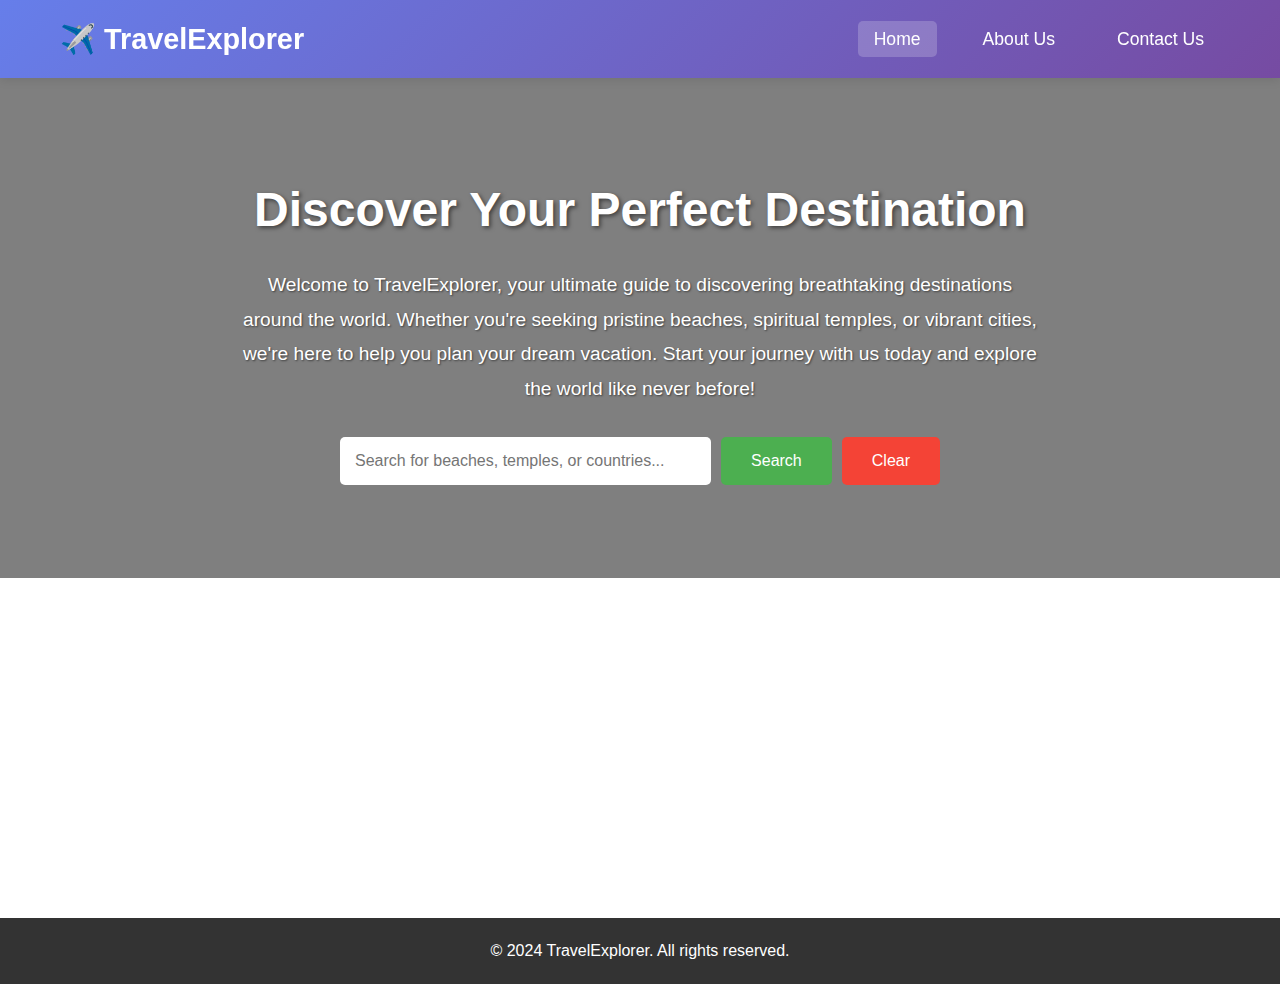
<file: index.html>
<!DOCTYPE html>
<html lang="en">
<head>
    <meta charset="UTF-8">
    <meta name="viewport" content="width=device-width, initial-scale=1.0">
    <title>Travel Recommendations - Home</title>
    <link rel="stylesheet" href="styles.css">
</head>
<body>
    <!-- Navigation Bar -->
    <nav class="navbar">
        <div class="nav-container">
            <div class="logo">
                <h2>✈️ TravelExplorer</h2>
            </div>
            <ul class="nav-menu">
                <li><a href="index.html" class="active">Home</a></li>
                <li><a href="about.html">About Us</a></li>
                <li><a href="contact.html">Contact Us</a></li>
            </ul>
        </div>
    </nav>

    <!-- Hero Section with Introduction -->
    <section class="hero">
        <div class="hero-content">
            <h1>Discover Your Perfect Destination</h1>
            <p class="intro-text">Welcome to TravelExplorer, your ultimate guide to discovering breathtaking destinations around the world. Whether you're seeking pristine beaches, spiritual temples, or vibrant cities, we're here to help you plan your dream vacation. Start your journey with us today and explore the world like never before!</p>
            
            <!-- Search Bar -->
            <div class="search-container">
                <input type="text" id="searchInput" placeholder="Search for beaches, temples, or countries...">
                <button onclick="searchDestinations()" class="btn-search">Search</button>
                <button onclick="clearResults()" class="btn-clear">Clear</button>
            </div>
        </div>
    </section>

    <!-- Search Results Section -->
    <section class="results-section" id="resultsSection">
        <div class="container">
            <h2 id="resultsTitle"></h2>
            <div id="recommendationsContainer" class="recommendations-grid"></div>
        </div>
    </section>

    <!-- Footer -->
    <footer>
        <p>&copy; 2024 TravelExplorer. All rights reserved.</p>
    </footer>

    <script src="script.js"></script>
</body>
</html>
</file>
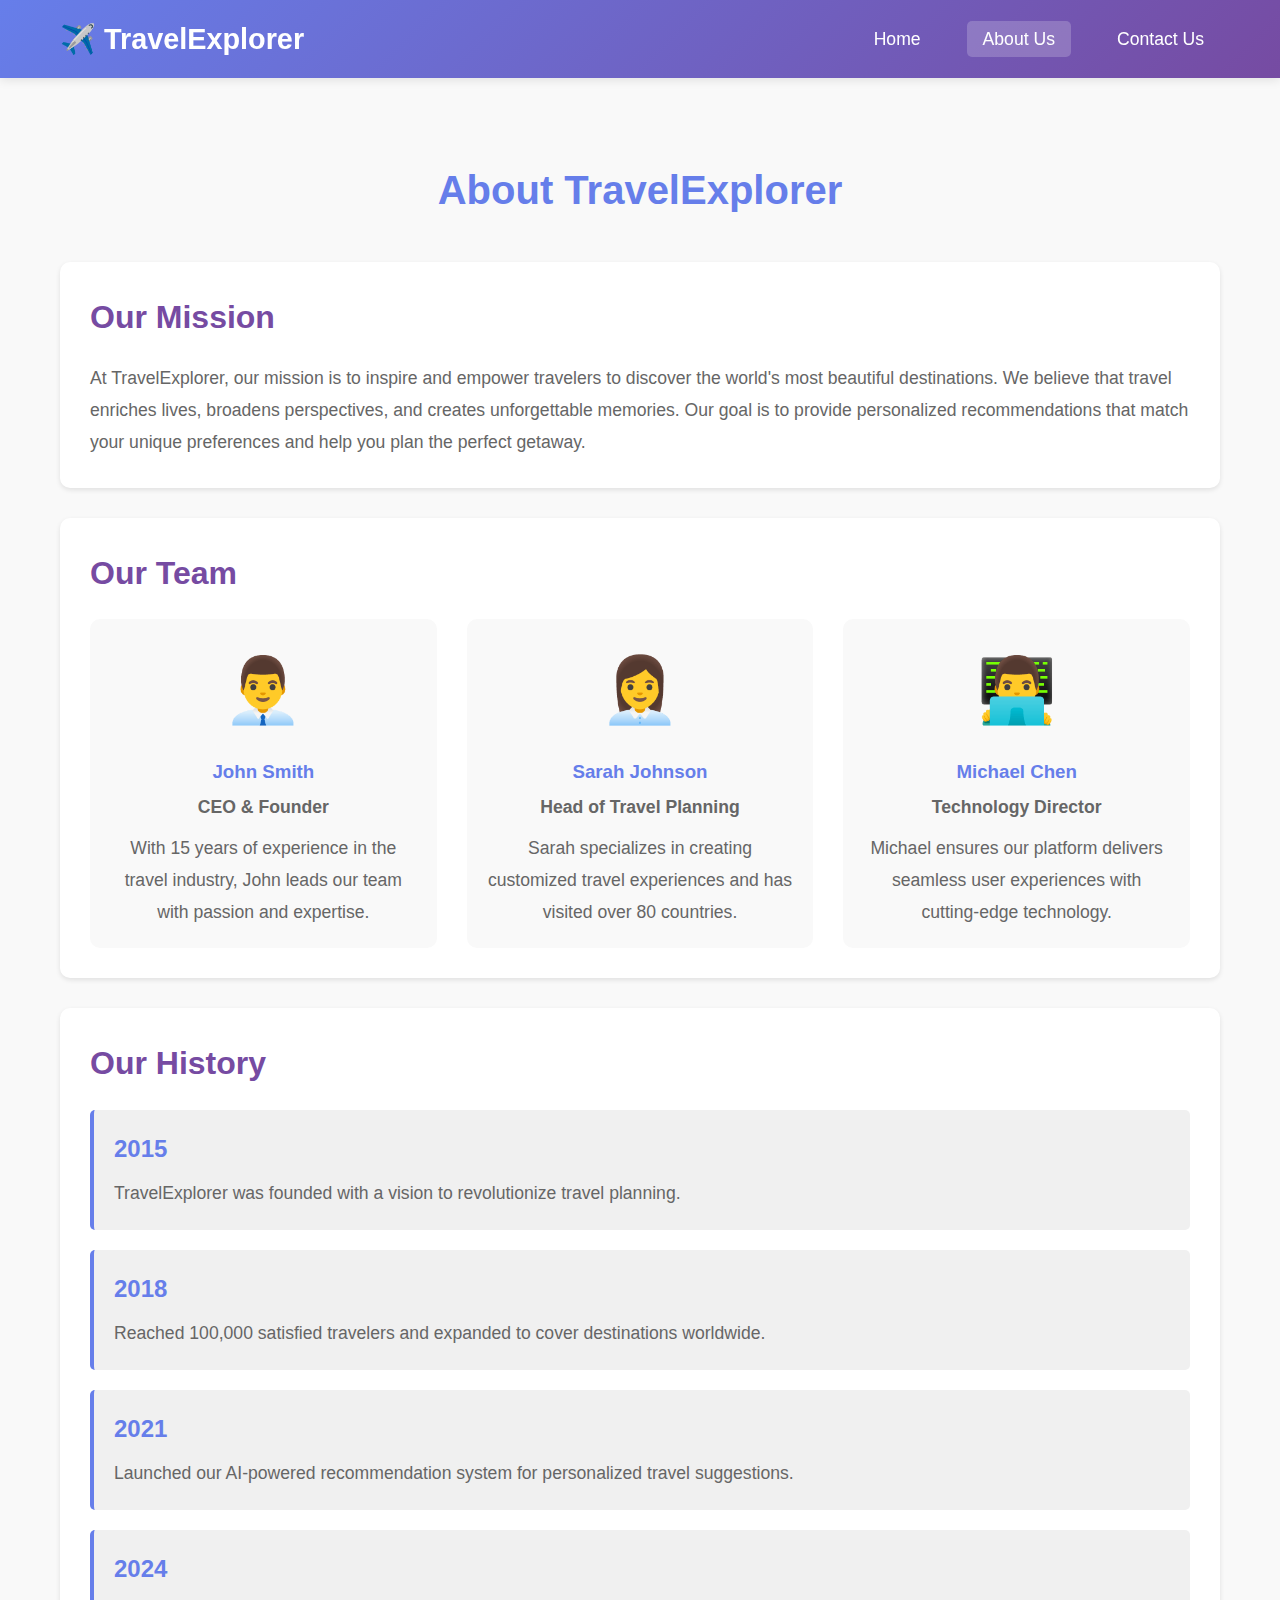
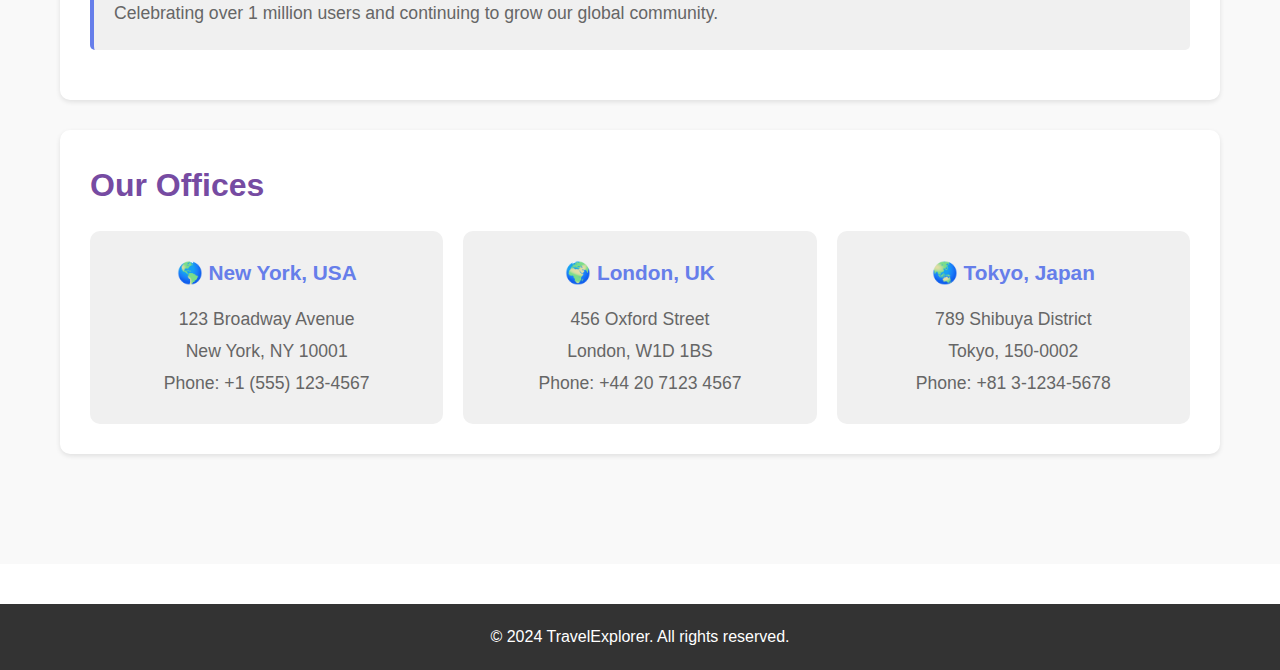
<file: about.html>
<!DOCTYPE html>
<html lang="en">
<head>
    <meta charset="UTF-8">
    <meta name="viewport" content="width=device-width, initial-scale=1.0">
    <title>About Us - Travel Recommendations</title>
    <link rel="stylesheet" href="styles.css">
</head>
<body>
    <!-- Navigation Bar -->
    <nav class="navbar">
        <div class="nav-container">
            <div class="logo">
                <h2>✈️ TravelExplorer</h2>
            </div>
            <ul class="nav-menu">
                <li><a href="index.html">Home</a></li>
                <li><a href="about.html" class="active">About Us</a></li>
                <li><a href="contact.html">Contact Us</a></li>
            </ul>
        </div>
    </nav>

    <!-- About Us Content -->
    <section class="about-section">
        <div class="container">
            <h1>About TravelExplorer</h1>
            
            <!-- Company Mission -->
            <div class="about-content">
                <h2>Our Mission</h2>
                <p>At TravelExplorer, our mission is to inspire and empower travelers to discover the world's most beautiful destinations. We believe that travel enriches lives, broadens perspectives, and creates unforgettable memories. Our goal is to provide personalized recommendations that match your unique preferences and help you plan the perfect getaway.</p>
            </div>

            <!-- Our Team -->
            <div class="about-content">
                <h2>Our Team</h2>
                <div class="team-grid">
                    <div class="team-member">
                        <div class="member-image">👨‍💼</div>
                        <h3>John Smith</h3>
                        <p class="role">CEO & Founder</p>
                        <p>With 15 years of experience in the travel industry, John leads our team with passion and expertise.</p>
                    </div>
                    <div class="team-member">
                        <div class="member-image">👩‍💼</div>
                        <h3>Sarah Johnson</h3>
                        <p class="role">Head of Travel Planning</p>
                        <p>Sarah specializes in creating customized travel experiences and has visited over 80 countries.</p>
                    </div>
                    <div class="team-member">
                        <div class="member-image">👨‍💻</div>
                        <h3>Michael Chen</h3>
                        <p class="role">Technology Director</p>
                        <p>Michael ensures our platform delivers seamless user experiences with cutting-edge technology.</p>
                    </div>
                </div>
            </div>

            <!-- Company History -->
            <div class="about-content">
                <h2>Our History</h2>
                <div class="timeline">
                    <div class="timeline-item">
                        <h3>2015</h3>
                        <p>TravelExplorer was founded with a vision to revolutionize travel planning.</p>
                    </div>
                    <div class="timeline-item">
                        <h3>2018</h3>
                        <p>Reached 100,000 satisfied travelers and expanded to cover destinations worldwide.</p>
                    </div>
                    <div class="timeline-item">
                        <h3>2021</h3>
                        <p>Launched our AI-powered recommendation system for personalized travel suggestions.</p>
                    </div>
                    <div class="timeline-item">
                        <h3>2024</h3>
                        <p>Celebrating over 1 million users and continuing to grow our global community.</p>
                    </div>
                </div>
            </div>

            <!-- Office Locations -->
            <div class="about-content">
                <h2>Our Offices</h2>
                <div class="offices-grid">
                    <div class="office-card">
                        <h3>🌎 New York, USA</h3>
                        <p>123 Broadway Avenue<br>New York, NY 10001<br>Phone: +1 (555) 123-4567</p>
                    </div>
                    <div class="office-card">
                        <h3>🌍 London, UK</h3>
                        <p>456 Oxford Street<br>London, W1D 1BS<br>Phone: +44 20 7123 4567</p>
                    </div>
                    <div class="office-card">
                        <h3>🌏 Tokyo, Japan</h3>
                        <p>789 Shibuya District<br>Tokyo, 150-0002<br>Phone: +81 3-1234-5678</p>
                    </div>
                </div>
            </div>
        </div>
    </section>

    <!-- Footer -->
    <footer>
        <p>&copy; 2024 TravelExplorer. All rights reserved.</p>
    </footer>
</body>
</html>
</file>
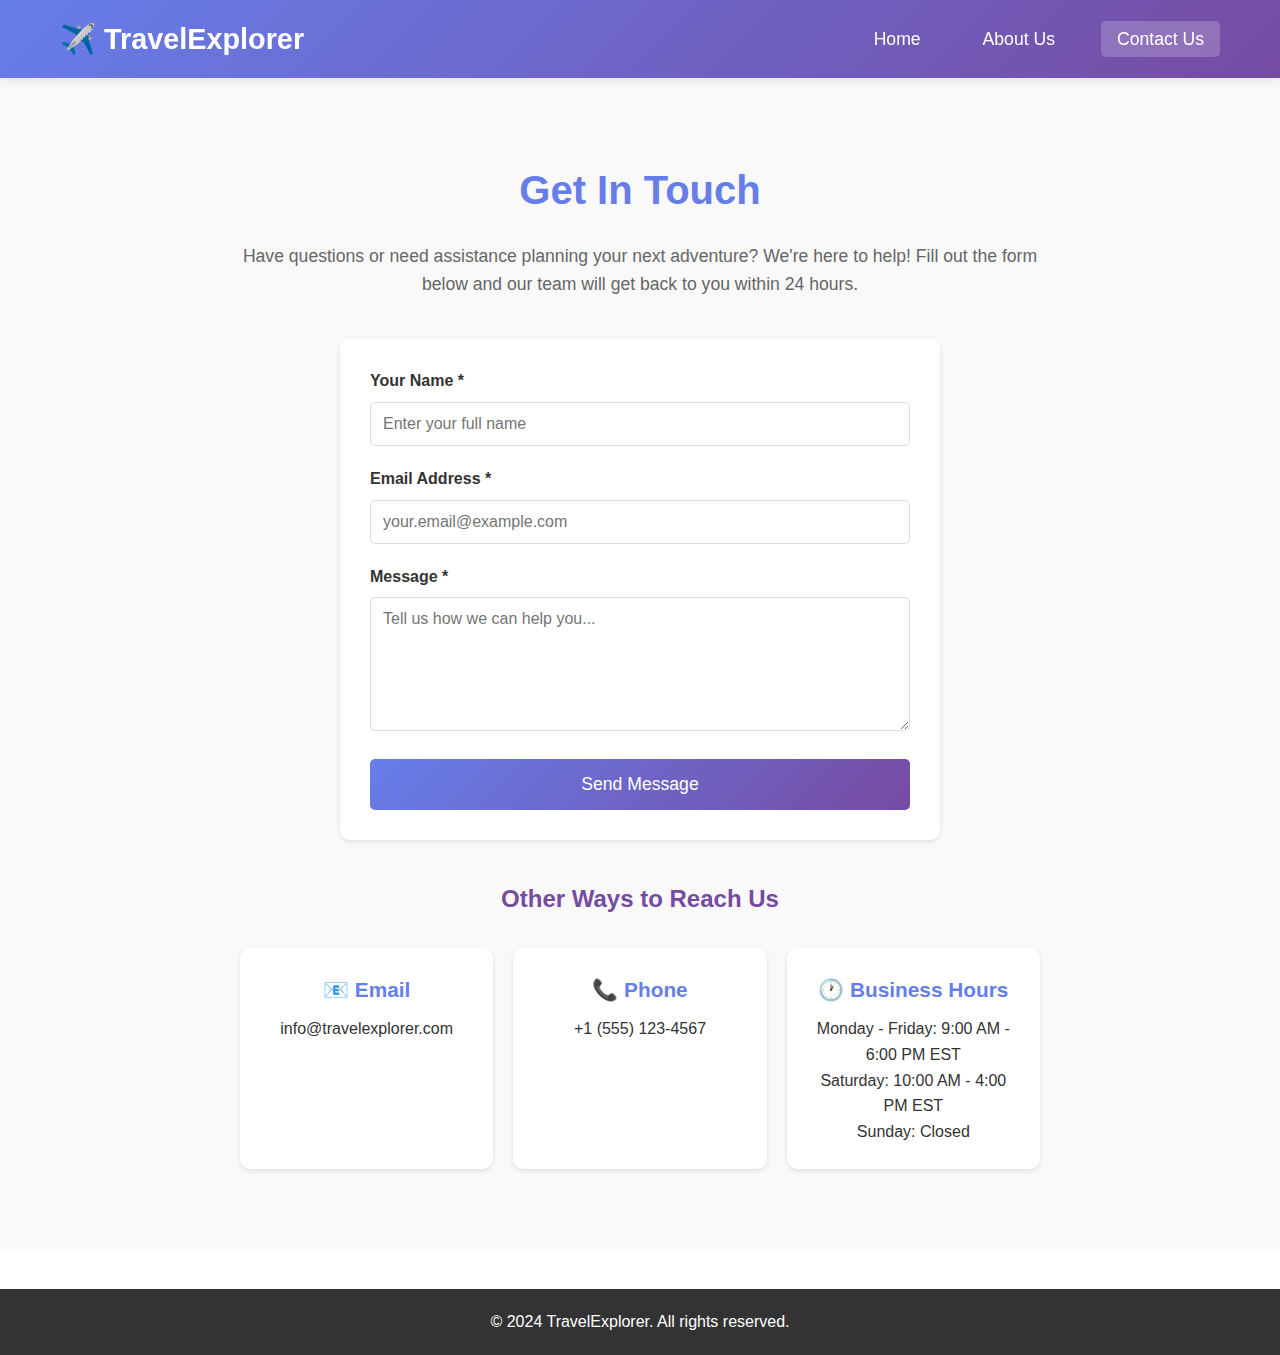
<file: contact.html>
<!DOCTYPE html>
<html lang="en">
<head>
    <meta charset="UTF-8">
    <meta name="viewport" content="width=device-width, initial-scale=1.0">
    <title>Contact Us - Travel Recommendations</title>
    <link rel="stylesheet" href="styles.css">
</head>
<body>
    <!-- Navigation Bar -->
    <nav class="navbar">
        <div class="nav-container">
            <div class="logo">
                <h2>✈️ TravelExplorer</h2>
            </div>
            <ul class="nav-menu">
                <li><a href="index.html">Home</a></li>
                <li><a href="about.html">About Us</a></li>
                <li><a href="contact.html" class="active">Contact Us</a></li>
            </ul>
        </div>
    </nav>

    <!-- Contact Section -->
    <section class="contact-section">
        <div class="container">
            <h1>Get In Touch</h1>
            <p class="contact-intro">Have questions or need assistance planning your next adventure? We're here to help! Fill out the form below and our team will get back to you within 24 hours.</p>

            <!-- Contact Form -->
            <div class="contact-form-container">
                <form id="contactForm" class="contact-form">
                    <div class="form-group">
                        <label for="name">Your Name *</label>
                        <input type="text" id="name" name="name" required placeholder="Enter your full name">
                    </div>

                    <div class="form-group">
                        <label for="email">Email Address *</label>
                        <input type="email" id="email" name="email" required placeholder="your.email@example.com">
                    </div>

                    <div class="form-group">
                        <label for="message">Message *</label>
                        <textarea id="message" name="message" rows="6" required placeholder="Tell us how we can help you..."></textarea>
                    </div>

                    <button type="submit" class="btn-submit">Send Message</button>
                </form>

                <div id="formMessage" class="form-message"></div>
            </div>

            <!-- Contact Information -->
            <div class="contact-info">
                <h2>Other Ways to Reach Us</h2>
                <div class="contact-details">
                    <div class="contact-item">
                        <h3>📧 Email</h3>
                        <p>info@travelexplorer.com</p>
                    </div>
                    <div class="contact-item">
                        <h3>📞 Phone</h3>
                        <p>+1 (555) 123-4567</p>
                    </div>
                    <div class="contact-item">
                        <h3>🕐 Business Hours</h3>
                        <p>Monday - Friday: 9:00 AM - 6:00 PM EST<br>
                        Saturday: 10:00 AM - 4:00 PM EST<br>
                        Sunday: Closed</p>
                    </div>
                </div>
            </div>
        </div>
    </section>

    <!-- Footer -->
    <footer>
        <p>&copy; 2024 TravelExplorer. All rights reserved.</p>
    </footer>

    <script>
        // Contact Form Submission Handler
        document.getElementById('contactForm').addEventListener('submit', function(e) {
            e.preventDefault();
            
            const name = document.getElementById('name').value;
            const email = document.getElementById('email').value;
            const message = document.getElementById('message').value;
            
            // Display success message
            const messageDiv = document.getElementById('formMessage');
            messageDiv.innerHTML = `<div class="success-message">
                <h3>Thank you, ${name}!</h3>
                <p>Your message has been received. We'll respond to ${email} within 24 hours.</p>
            </div>`;
            messageDiv.style.display = 'block';
            
            // Clear form
            document.getElementById('contactForm').reset();
            
            // Hide message after 5 seconds
            setTimeout(function() {
                messageDiv.style.display = 'none';
            }, 5000);
        });
    </script>
</body>
</html>
</file>
<file: styles.css>
/* General Styles */
* {
    margin: 0;
    padding: 0;
    box-sizing: border-box;
}

body {
    font-family: 'Segoe UI', Tahoma, Geneva, Verdana, sans-serif;
    line-height: 1.6;
    color: #333;
}

.container {
    max-width: 1200px;
    margin: 0 auto;
    padding: 20px;
}

/* Navigation Bar */
.navbar {
    background: linear-gradient(135deg, #667eea 0%, #764ba2 100%);
    padding: 1rem 0;
    position: sticky;
    top: 0;
    z-index: 1000;
    box-shadow: 0 2px 10px rgba(0,0,0,0.1);
}

.nav-container {
    max-width: 1200px;
    margin: 0 auto;
    display: flex;
    justify-content: space-between;
    align-items: center;
    padding: 0 20px;
}

.logo h2 {
    color: white;
    font-size: 1.8rem;
}

.nav-menu {
    display: flex;
    list-style: none;
    gap: 30px;
}

.nav-menu a {
    color: white;
    text-decoration: none;
    font-size: 1.1rem;
    padding: 8px 16px;
    border-radius: 5px;
    transition: background 0.3s;
}

.nav-menu a:hover,
.nav-menu a.active {
    background: rgba(255,255,255,0.2);
}

/* Hero Section */
.hero {
    background: linear-gradient(rgba(0,0,0,0.5), rgba(0,0,0,0.5)), 
                url('https://images.unsplash.com/photo-1488646953014-85cb44e25828?w=1200') center/cover;
    min-height: 500px;
    display: flex;
    align-items: center;
    justify-content: center;
    text-align: center;
    color: white;
    padding: 40px 20px;
}

.hero-content {
    max-width: 800px;
}

.hero h1 {
    font-size: 3rem;
    margin-bottom: 20px;
    text-shadow: 2px 2px 4px rgba(0,0,0,0.5);
}

.intro-text {
    font-size: 1.2rem;
    margin-bottom: 30px;
    line-height: 1.8;
    text-shadow: 1px 1px 2px rgba(0,0,0,0.5);
}

/* Search Container */
.search-container {
    display: flex;
    gap: 10px;
    max-width: 600px;
    margin: 0 auto;
    flex-wrap: wrap;
    justify-content: center;
}

#searchInput {
    flex: 1;
    min-width: 250px;
    padding: 15px;
    font-size: 1rem;
    border: none;
    border-radius: 5px;
    outline: none;
}

.btn-search, .btn-clear {
    padding: 15px 30px;
    font-size: 1rem;
    border: none;
    border-radius: 5px;
    cursor: pointer;
    transition: transform 0.2s, background 0.3s;
}

.btn-search {
    background: #4CAF50;
    color: white;
}

.btn-search:hover {
    background: #45a049;
    transform: translateY(-2px);
}

.btn-clear {
    background: #f44336;
    color: white;
}

.btn-clear:hover {
    background: #da190b;
    transform: translateY(-2px);
}

/* Results Section */
.results-section {
    padding: 40px 20px;
    min-height: 300px;
}

#resultsTitle {
    text-align: center;
    color: #667eea;
    margin-bottom: 30px;
    font-size: 2rem;
}

.recommendations-grid {
    display: grid;
    grid-template-columns: repeat(auto-fit, minmax(300px, 1fr));
    gap: 30px;
    margin-top: 20px;
}

.recommendation-card {
    background: white;
    border-radius: 10px;
    overflow: hidden;
    box-shadow: 0 4px 6px rgba(0,0,0,0.1);
    transition: transform 0.3s, box-shadow 0.3s;
}

.recommendation-card:hover {
    transform: translateY(-5px);
    box-shadow: 0 8px 12px rgba(0,0,0,0.2);
}

.recommendation-card img {
    width: 100%;
    height: 250px;
    object-fit: cover;
}

.card-content {
    padding: 20px;
}

.card-content h3 {
    color: #667eea;
    margin-bottom: 10px;
    font-size: 1.5rem;
}

.card-content p {
    color: #666;
    line-height: 1.6;
}

.local-time {
    background: #f0f0f0;
    padding: 10px;
    border-radius: 5px;
    margin-top: 10px;
    font-weight: bold;
    color: #333;
}

/* About Section */
.about-section {
    padding: 60px 20px;
    background: #f9f9f9;
}

.about-section h1 {
    text-align: center;
    color: #667eea;
    font-size: 2.5rem;
    margin-bottom: 40px;
}

.about-content {
    background: white;
    padding: 30px;
    margin-bottom: 30px;
    border-radius: 10px;
    box-shadow: 0 2px 5px rgba(0,0,0,0.1);
}

.about-content h2 {
    color: #764ba2;
    margin-bottom: 20px;
    font-size: 2rem;
}

.about-content p {
    color: #666;
    line-height: 1.8;
    font-size: 1.1rem;
}

/* Team Grid */
.team-grid {
    display: grid;
    grid-template-columns: repeat(auto-fit, minmax(250px, 1fr));
    gap: 30px;
    margin-top: 20px;
}

.team-member {
    text-align: center;
    padding: 20px;
    background: #f9f9f9;
    border-radius: 10px;
    transition: transform 0.3s;
}

.team-member:hover {
    transform: translateY(-5px);
}

.member-image {
    font-size: 4rem;
    margin-bottom: 15px;
}

.team-member h3 {
    color: #667eea;
    margin-bottom: 5px;
}

.role {
    color: #764ba2;
    font-weight: bold;
    margin-bottom: 10px;
}

/* Timeline */
.timeline {
    margin-top: 20px;
}

.timeline-item {
    padding: 20px;
    margin-bottom: 20px;
    background: #f0f0f0;
    border-left: 4px solid #667eea;
    border-radius: 5px;
}

.timeline-item h3 {
    color: #667eea;
    font-size: 1.5rem;
    margin-bottom: 10px;
}

/* Offices Grid */
.offices-grid {
    display: grid;
    grid-template-columns: repeat(auto-fit, minmax(250px, 1fr));
    gap: 20px;
    margin-top: 20px;
}

.office-card {
    background: #f0f0f0;
    padding: 25px;
    border-radius: 10px;
    text-align: center;
}

.office-card h3 {
    color: #667eea;
    margin-bottom: 15px;
    font-size: 1.3rem;
}

/* Contact Section */
.contact-section {
    padding: 60px 20px;
    background: #f9f9f9;
}

.contact-section h1 {
    text-align: center;
    color: #667eea;
    font-size: 2.5rem;
    margin-bottom: 20px;
}

.contact-intro {
    text-align: center;
    color: #666;
    font-size: 1.1rem;
    max-width: 800px;
    margin: 0 auto 40px;
}

.contact-form-container {
    max-width: 600px;
    margin: 0 auto 40px;
    background: white;
    padding: 30px;
    border-radius: 10px;
    box-shadow: 0 2px 5px rgba(0,0,0,0.1);
}

.form-group {
    margin-bottom: 20px;
}

.form-group label {
    display: block;
    margin-bottom: 8px;
    color: #333;
    font-weight: bold;
}

.form-group input,
.form-group textarea {
    width: 100%;
    padding: 12px;
    border: 1px solid #ddd;
    border-radius: 5px;
    font-size: 1rem;
    font-family: inherit;
}

.form-group input:focus,
.form-group textarea:focus {
    outline: none;
    border-color: #667eea;
}

.btn-submit {
    width: 100%;
    padding: 15px;
    background: linear-gradient(135deg, #667eea 0%, #764ba2 100%);
    color: white;
    border: none;
    border-radius: 5px;
    font-size: 1.1rem;
    cursor: pointer;
    transition: transform 0.2s;
}

.btn-submit:hover {
    transform: translateY(-2px);
}

.form-message {
    display: none;
    margin-top: 20px;
}

.success-message {
    background: #d4edda;
    color: #155724;
    padding: 20px;
    border-radius: 5px;
    border: 1px solid #c3e6cb;
}

.success-message h3 {
    margin-bottom: 10px;
}

/* Contact Info */
.contact-info {
    max-width: 800px;
    margin: 0 auto;
}

.contact-info h2 {
    text-align: center;
    color: #764ba2;
    margin-bottom: 30px;
}

.contact-details {
    display: grid;
    grid-template-columns: repeat(auto-fit, minmax(250px, 1fr));
    gap: 20px;
}

.contact-item {
    background: white;
    padding: 25px;
    border-radius: 10px;
    text-align: center;
    box-shadow: 0 2px 5px rgba(0,0,0,0.1);
}

.contact-item h3 {
    color: #667eea;
    margin-bottom: 10px;
    font-size: 1.3rem;
}

/* Footer */
footer {
    background: #333;
    color: white;
    text-align: center;
    padding: 20px;
    margin-top: 40px;
}

/* Responsive Design */
@media (max-width: 768px) {
    .hero h1 {
        font-size: 2rem;
    }
    
    .intro-text {
        font-size: 1rem;
    }
    
    .nav-menu {
        flex-direction: column;
        gap: 10px;
    }
    
    .search-container {
        flex-direction: column;
    }
    
    #searchInput {
        min-width: 100%;
    }
}
</file>
